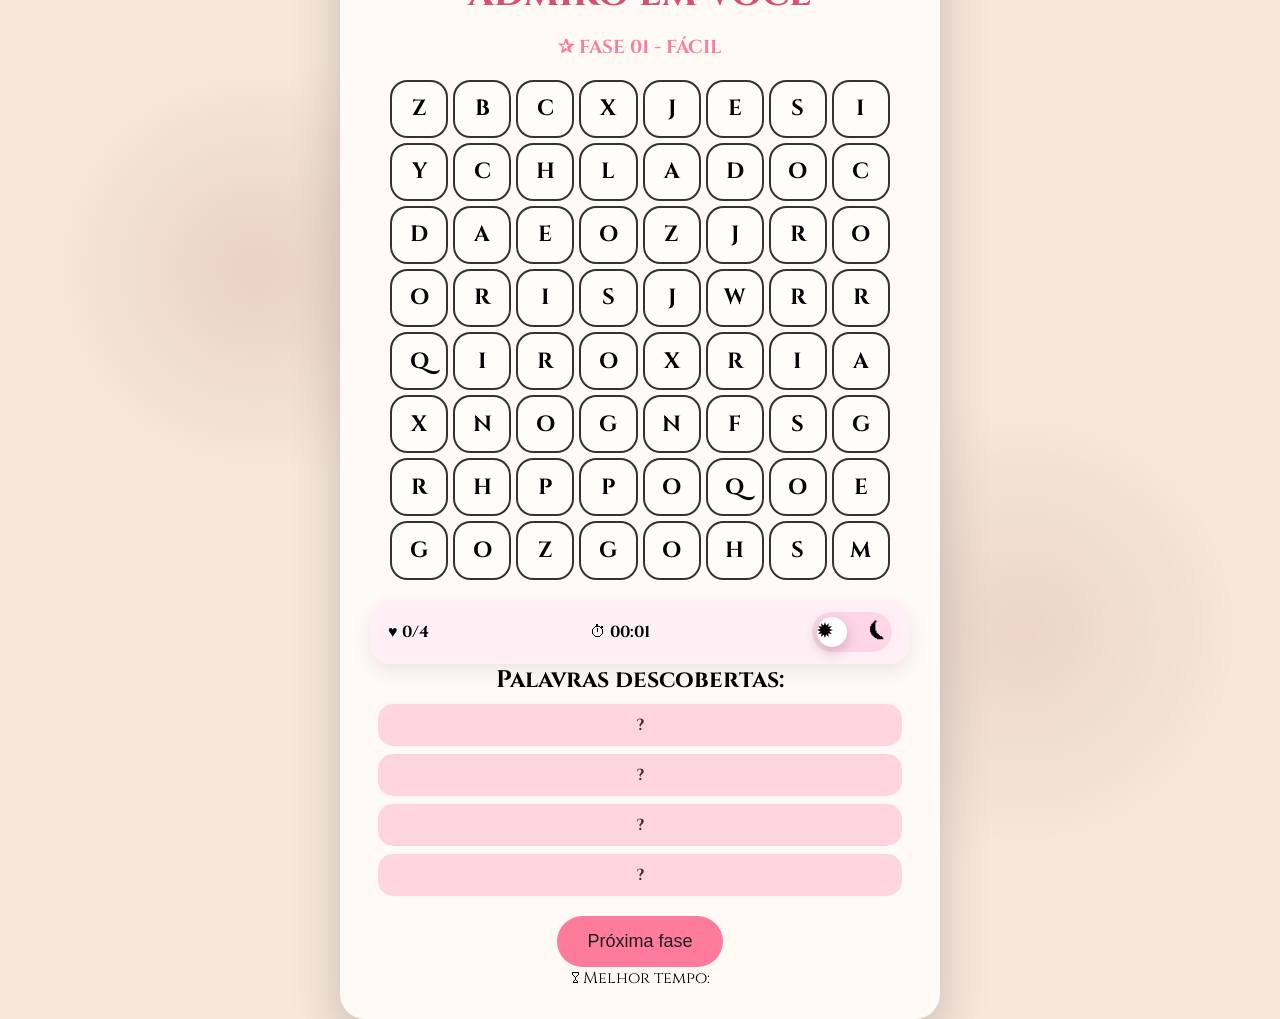
<file: index.html>
<!DOCTYPE html>
<html lang="pt-BR">

<head>

    <meta charset="UTF-8">

    <meta name="viewport" content="width=device-width, initial-scale=1.0">

    <title>Caça-Palavras</title>

    <link rel="stylesheet" href="style.css">
    <link rel="preconnect" href="https://fonts.googleapis.com">
    <link rel="preconnect" href="https://fonts.gstatic.com" crossorigin>
    <link href="https://fonts.googleapis.com/css2?family=Cinzel:wght@400..900&display=swap" rel="stylesheet">

</head>


<body>


    <div class="game">


        <h1>
            Caça-Palavras do que admiro em você
        </h1>



        <h3 id="level">
            ✰ FASE 01 - FÁCIL
        </h3>





        <div id="grid"></div>





        <!-- PAINEL DENTRO DO QUADRADO -->

        <div class="painel-jogo">


            <div>

                ♥
                <span id="contador">
                    0/0
                </span>

            </div>



            <div>

                ⏱
                <span id="tempo">
                    00:00
                </span>

            </div>



            <div class="theme-toggle">
                <input type="checkbox" id="darkMode">
                <label for="darkMode">
                    <span class="icon">✹</span>
                    <span class="ball"></span>
                    <span class="moon">⏾</span>
                </label>
            </div>
        </div>





        <h2>
            Palavras descobertas:
        </h2>



        <div id="words">

        </div>




        <div id="message">

        </div>





        <button id="next">

            Próxima fase 

        </button>





        <div id="ranking">

            𐃯 Melhor tempo:

            <span id="melhor"></span>


        </div>



    </div>



    <script src="script.js"></script>


</body>

</html>
</file>
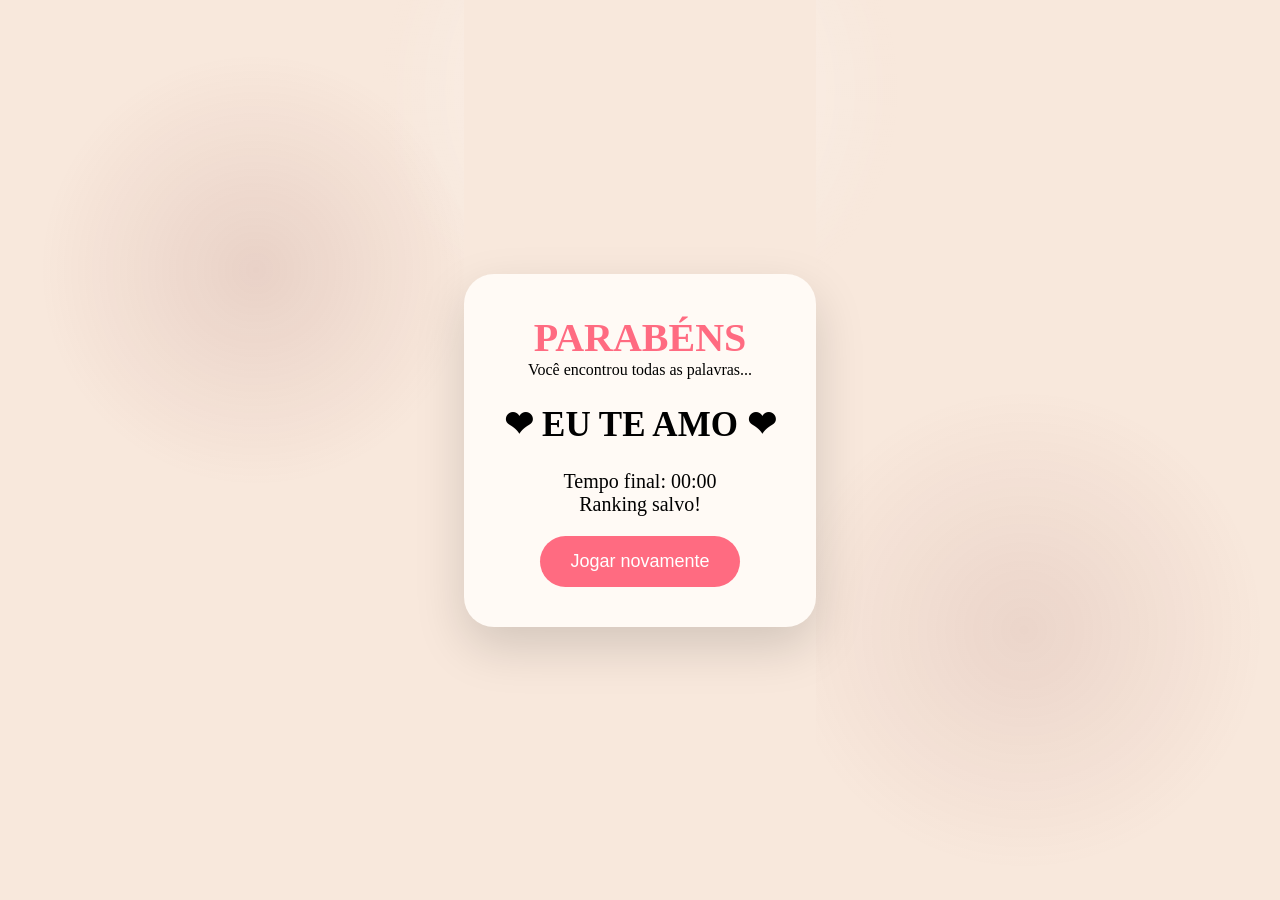
<file: final.html>
<!DOCTYPE html>
<html lang="pt-BR">

<head>

<meta charset="UTF-8">

<meta name="viewport" content="width=device-width, initial-scale=1.0">

<title>Final ❤︎</title>

<link rel="stylesheet" href="style.css">

</head>


<body>


<div class="final-page">


<div class="carta">


<h1>
PARABÉNS
</h1>


<p>
Você encontrou todas as palavras...
</p>



<h2>
❤︎ EU TE AMO ❤︎
</h2>




<div class="resultado">


<p>
Tempo final:
<span id="tempoFinal">
00:00
</span>

</p>



<p>
 Ranking salvo!
</p>


</div>




<button onclick="voltar()">

Jogar novamente

</button>


</div>


</div>




<script>


let tempo =
localStorage.getItem("tempoFinal");


if(tempo){


let min =
Math.floor(tempo / 60);


let seg =
tempo % 60;



document.querySelector("#tempoFinal")
.innerHTML =
`${String(min).padStart(2,"0")}:${String(seg).padStart(2,"0")}`;


}




function voltar(){


window.location.href="index.html";


}


</script>


</body>

</html>
</file>
<file: style.css>
* {
    margin: 0;
    padding: 0;
    box-sizing: border-box;
}


body {

    height: 100vh;

    display: flex;

    justify-content: center;

    align-items: center;

    background: #f8e8dc;

    font-family: "Cinzel", serif;

}



/* =========================
   JOGO
========================= */


.game {

    background: #fffaf5;

    padding: 30px;

    border-radius: 25px;

    box-shadow:
        0 20px 50px #0003;

    text-align: center;

    width: 95%;

    max-width: 600px;

}



h1 {

    font-size: 40px;

    color: #d94f70;

}



h3 {

    margin: 15px;

    color: #ff7b9c;

}



/* =========================
   TABULEIRO
========================= */


#grid {

    display: grid;

    gap: 5px;

    justify-content: center;

    margin: 20px;

}


.letter {

    aspect-ratio: 1;

    background: #fffdf8;

    border: 2px solid #333;

    display: flex;

    align-items: center;

    justify-content: center;

    font-size: 22px;

    font-weight: bold;

    cursor: pointer;

    user-select: none;

    -webkit-user-select: none;

    touch-action: none;

    border-radius: 30%;

    transition: .2s;

}


/* letra selecionada */

.selected {

    background: #ffdd59;

    transform: scale(1.1);

    box-shadow:
        0 0 15px #ffd43b;

}



/* palavra encontrada */

.found {

    background: #ffdf6b;

    color: #333;

    border-radius: 50%;

    box-shadow:
        0 0 10px #ffd43b;

    animation: aparecer .4s;

}



@keyframes aparecer {

    0% {

        transform: scale(.5);

    }


    100% {

        transform: scale(1);

    }

}




/* animação pop */

.letter.pop {

    animation: pop .35s ease;

}



@keyframes pop {

    50% {

        transform: scale(1.3);

    }

}



/* =========================
   PALAVRAS DESCOBERTAS
========================= */


#words {

    width: 100%;

}


#words>span {

    display: block;

    background: #ffd6e0;

    color: #4c2a32;

    padding: 10px 15px;

    border-radius: 15px;

    margin: 8px;

    transition: .5s;

}


#words .possessivo {

    background: none;

    padding: 0;

    margin: 0;

    border-radius: 0;

    color: #4c2a32;

    font-weight: bold;

}


/* deixa Seu/Sua/Seus alinhado */

#words .possessivo {

    width: 45px;

    text-align: left;

}



/* palavra encontrada */

#words span.done {

    background: #ff8fab;

    color: white;

    transform: scale(1.05);

}



/* =========================
   MENSAGEM
========================= */


#message {

    margin: 20px;

    font-size: 22px;

    color: #d94f70;

}



/* =========================
   BOTÕES
========================= */


button {

    padding: 15px 30px;

    border: none;

    border-radius: 30px;

    background: #ff7b9c;

    color: rgb(31, 29, 29);

    font-size: 18px;

    cursor: pointer;

}




/* =========================
   PAINEL
========================= */


.painel-jogo {

    margin-top: 20px;

    display: flex;

    align-items: center;

    justify-content: space-between;

    background: #fff0f5;

    padding: 12px 18px;

    border-radius: 20px;

    box-shadow:
        0 8px 20px rgba(0, 0, 0, .08);

}



.painel-jogo span {

    font-weight: bold;

}



/* botão tema */

#tema {

    border: none;

    background: #fff;

    width: 40px;

    height: 40px;

    border-radius: 50%;

    font-size: 20px;

    cursor: pointer;

    transition: .3s;

}



#tema:hover {

    transform: scale(1.1);

}



/* =========================
   MODO ESCURO
========================= */


body.dark {

    background: #15121f;

    color: white;

}



body.dark .game {

    background: #241c35;

}



body.dark .letter {

    background: #33264d;

    color: white;

}



body.dark .painel-jogo {

    background: #30243f;

}



body.dark #tema {

    background: #171321;

    color: white;

}



/* =========================
   PAGINA FINAL
========================= */


.final-page {

    height: 100vh;

    display: flex;

    align-items: center;

    justify-content: center;

    background: #f8e8dc;

}



.carta {

    background: #fffaf5;

    padding: 40px;

    border-radius: 30px;

    text-align: center;

    box-shadow:
        0 20px 50px rgba(0, 0, 0, .15);

    animation:
        aparecer 1s ease;

}



.carta h1 {

    font-size: 40px;

    color: #ff6b81;

}



.carta h2 {

    font-size: 35px;

    margin: 25px 0;

}



.resultado {

    font-size: 20px;

    margin: 20px;

}



.carta button {

    background: #ff6b81;

    color: white;

    padding: 15px 30px;

    border-radius: 30px;

    font-size: 18px;

}



/* =========================
   RESPONSIVO
========================= */


@media(max-width:600px) {


    body {

        padding: 10px;

    }



    .game {

        padding: 15px;

        width: 95%;

        border-radius: 20px;

    }



    /* título */

    h1 {

        font-size: 24px;

    }



    /* fase */

    h3 {

        font-size: 16px;

        margin: 10px;

    }



    /* letras do caça palavras */

    .letter {

        font-size: 14px;

        border-radius: 25%;

    }



    /* espaço entre letras */

    #grid {

        gap: 3px;

        margin: 10px;


        touch-action: none;
    }



    /* palavras descobertas */

    #words span {

        font-size: 14px;

        padding: 7px 10px;

        margin: 5px;

    }



    /* mensagem final */

    #message {

        font-size: 18px;

    }



    /* painel de tempo */

    .painel-jogo {

        padding: 10px;

        border-radius: 15px;

        font-size: 14px;

    }



    /* botão */

    button {

        font-size: 14px;

        padding: 12px 20px;

    }



}

.theme-toggle input {
    display: none;
}


.theme-toggle label {

    width: 80px;
    height: 40px;

    background: #ffd6e7;

    border-radius: 50px;

    display: flex;
    align-items: center;

    justify-content: space-between;

    padding: 5px;

    cursor: pointer;

    position: relative;

    transition: 0.4s;

}


.theme-toggle .ball {

    width: 30px;
    height: 30px;

    background: white;

    border-radius: 50%;

    position: absolute;

    left: 5px;

    transition: 0.4s;

    box-shadow: 0 5px 15px rgba(0, 0, 0, .2);

}


.theme-toggle .icon,
.theme-toggle .moon {

    font-size: 18px;

    z-index: 2;

}


/* quando ativado */

#darkMode:checked+label {

    background: #222;

}


#darkMode:checked+label .ball {

    transform: translateX(40px);

}

.segredo .letter {

    background: #111;

    color: white;

}


.segredo .letter.found {

    background: #ff6b81 !important;

    color: white;

    box-shadow:
        0 0 20px #ff6b81;

}

/* =========================
   DECORAÇÃO DE PAPEL
========================= */


/* manchas suaves de papel */

body::before {

    content: "";

    position: fixed;

    inset: 0;


    background:

        radial-gradient(circle at 20% 30%,
            rgba(130, 50, 50, .12),
            transparent 18%),

        radial-gradient(circle at 80% 70%,
            rgba(130, 50, 50, .10),
            transparent 20%),

        radial-gradient(circle at 50% 10%,
            rgba(255, 255, 255, .5),
            transparent 25%);


    pointer-events: none;

    z-index: -1;

}
</file>
